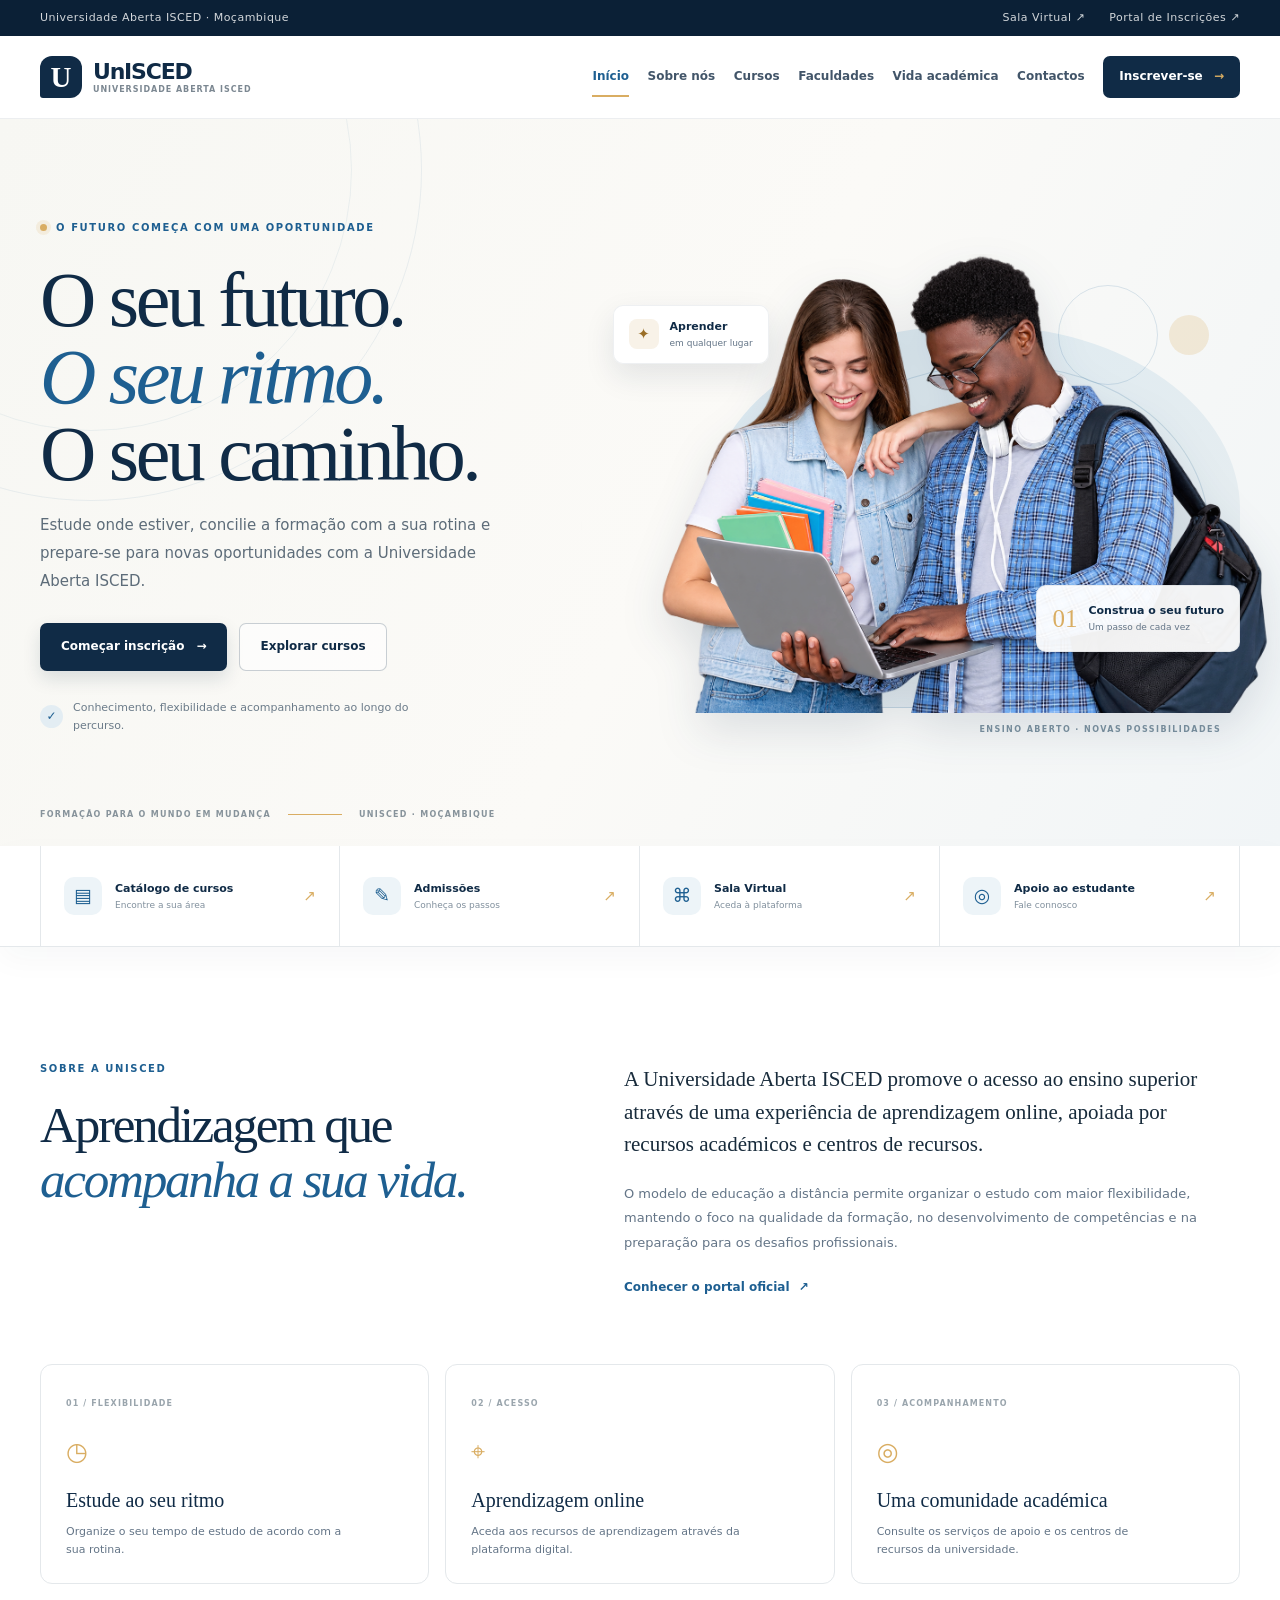
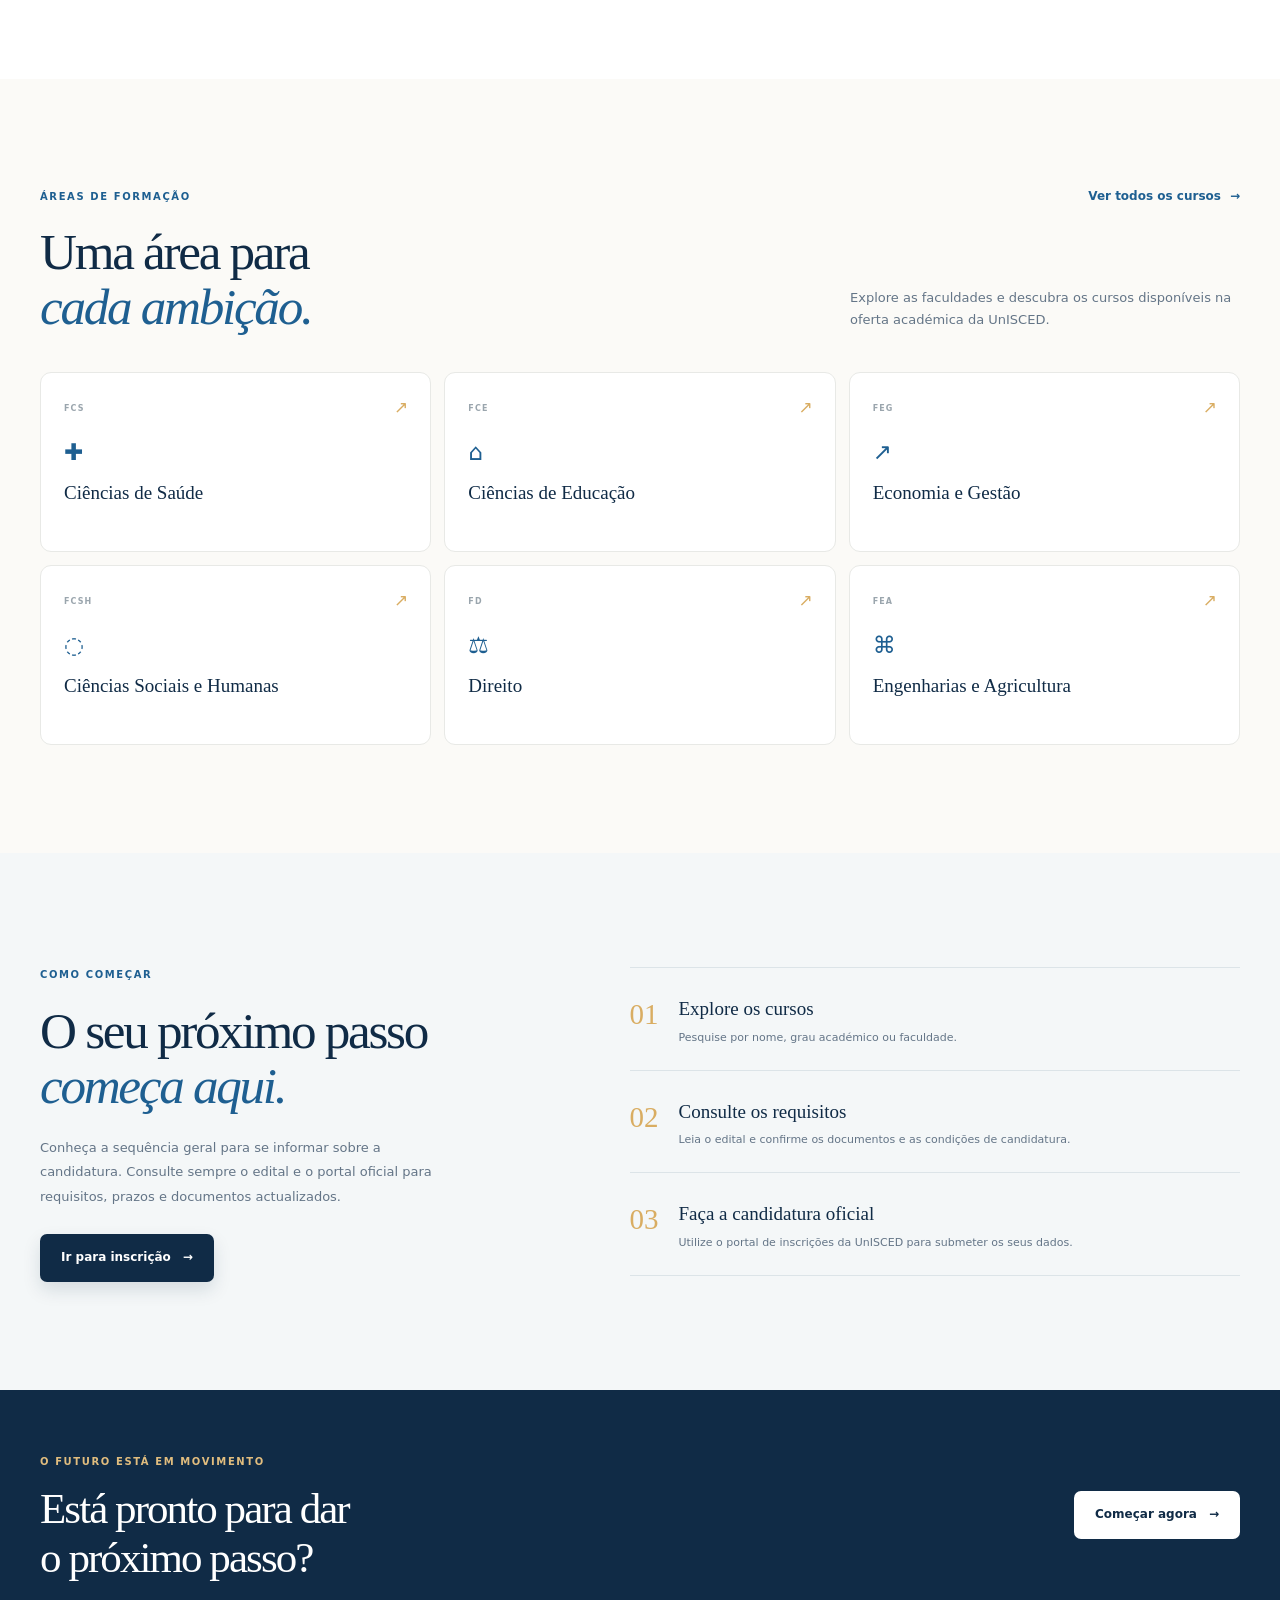
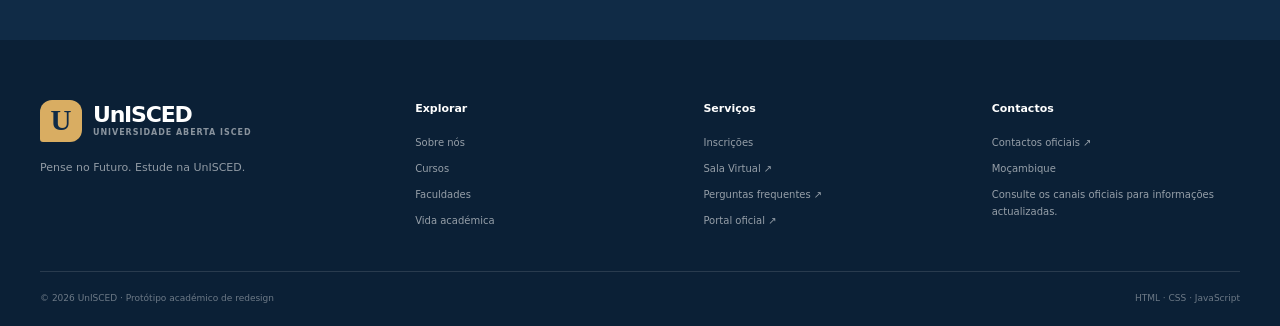
<file: index.html>
<!doctype html>
<html lang="pt-MZ">
<head>
  <meta charset="utf-8">
  <meta name="viewport" content="width=device-width, initial-scale=1">
  <meta name="description" content="Conheça a Universidade Aberta ISCED, explore os cursos e prepare a sua inscrição." />
  <meta name="theme-color" content="#102b46">
  <title>UnISCED | Pense no Futuro. Estude na UnISCED.</title>
  <link rel="icon" href="assets/favicon.svg" type="image/svg+xml">
  <link rel="stylesheet" href="styles.css">
  <script src="app.js" defer></script>
</head>
<body data-page="home">
  <a class="skip-link" href="#conteudo">Saltar para o conteúdo</a>

  <div class="topbar">
    <div class="container topbar-inner">
      <span>Universidade Aberta ISCED · Moçambique</span>
      <div class="topbar-links">
        <a href="https://salavirtual2.unisced.edu.mz/" target="_blank" rel="noopener">Sala Virtual <span aria-hidden="true">↗</span></a>
        <a href="https://inscricoes.unisced.edu.mz/" target="_blank" rel="noopener">Portal de Inscrições <span aria-hidden="true">↗</span></a>
      </div>
    </div>
  </div>

  <header class="site-header">
    <div class="container header-inner">
      <a class="brand" href="index.html" aria-label="UnISCED - página inicial">
        <span class="brand-mark" aria-hidden="true">U</span>
        <span class="brand-copy"><strong>UnISCED</strong><small>UNIVERSIDADE ABERTA ISCED</small></span>
      </a>
      <button class="menu-toggle" type="button" aria-label="Abrir menu" aria-expanded="false" aria-controls="main-nav">
        <span></span><span></span><span></span>
      </button>
      <nav class="main-nav" id="main-nav" aria-label="Navegação principal">
        <a class="active" href="index.html" aria-current="page">Início</a>
        <a href="index.html#sobre">Sobre nós</a>
        <a href="cursos.html">Cursos</a>
        <a href="index.html#faculdades">Faculdades</a>
        <a href="index.html#vida-academica">Vida académica</a>
        <a href="index.html#contactos">Contactos</a>
        <a class="nav-cta" href="inscricao.html">Inscrever-se <span aria-hidden="true">→</span></a>
      </nav>
    </div>
  </header>

  <main id="conteudo">
    <section class="hero">
      <div class="container hero-grid">
        <div class="hero-copy">
          <span class="eyebrow"><span class="eyebrow-dot"></span> O futuro começa com uma oportunidade</span>
          <h1>O seu futuro.<br><em>O seu ritmo.</em><br>O seu caminho.</h1>
          <p class="hero-lead">Estude onde estiver, concilie a formação com a sua rotina e prepare-se para novas oportunidades com a Universidade Aberta ISCED.</p>
          <div class="hero-actions">
            <a class="button button-primary" href="inscricao.html">Começar inscrição <span aria-hidden="true">→</span></a>
            <a class="button button-outline" href="cursos.html">Explorar cursos</a>
          </div>
          <div class="hero-note"><span class="note-icon" aria-hidden="true">✓</span><span>Conhecimento, flexibilidade e acompanhamento ao longo do percurso.</span></div>
        </div>
        <div class="hero-visual" aria-label="Estudantes a consultar material académico num computador">
          <div class="visual-orbit orbit-one"></div>
          <div class="visual-orbit orbit-two"></div>
          <div class="visual-label label-top"><span class="label-icon" aria-hidden="true">✦</span><span><strong>Aprender</strong><small>em qualquer lugar</small></span></div>
          <img src="assets/estudantes.png" alt="Dois estudantes universitários a estudar juntos com um computador portátil" class="hero-students">
          <div class="visual-label label-bottom"><span class="label-number">01</span><span><strong>Construa o seu futuro</strong><small>Um passo de cada vez</small></span></div>
          <div class="visual-caption">ENSINO ABERTO · NOVAS POSSIBILIDADES</div>
        </div>
      </div>
      <div class="hero-bottom container">
        <span>FORMAÇÃO PARA O MUNDO EM MUDANÇA</span>
        <span class="hero-bottom-line"></span>
        <span>UNISCED · MOÇAMBIQUE</span>
      </div>
    </section>

    <section class="quick-strip" aria-label="Acesso rápido">
      <div class="container quick-grid">
        <a href="cursos.html" class="quick-item"><span class="quick-icon" aria-hidden="true">▤</span><span><strong>Catálogo de cursos</strong><small>Encontre a sua área</small></span><span class="quick-arrow" aria-hidden="true">↗</span></a>
        <a href="inscricao.html" class="quick-item"><span class="quick-icon" aria-hidden="true">✎</span><span><strong>Admissões</strong><small>Conheça os passos</small></span><span class="quick-arrow" aria-hidden="true">↗</span></a>
        <a href="https://salavirtual2.unisced.edu.mz/" target="_blank" rel="noopener" class="quick-item"><span class="quick-icon" aria-hidden="true">⌘</span><span><strong>Sala Virtual</strong><small>Aceda à plataforma</small></span><span class="quick-arrow" aria-hidden="true">↗</span></a>
        <a href="index.html#contactos" class="quick-item"><span class="quick-icon" aria-hidden="true">◎</span><span><strong>Apoio ao estudante</strong><small>Fale connosco</small></span><span class="quick-arrow" aria-hidden="true">↗</span></a>
      </div>
    </section>

    <section class="section section-about" id="sobre">
      <div class="container about-grid">
        <div class="section-heading">
          <span class="eyebrow">SOBRE A UNISCED</span>
          <h2>Aprendizagem que<br><em>acompanha a sua vida.</em></h2>
        </div>
        <div class="about-text">
          <p class="large-copy">A Universidade Aberta ISCED promove o acesso ao ensino superior através de uma experiência de aprendizagem online, apoiada por recursos académicos e centros de recursos.</p>
          <p>O modelo de educação a distância permite organizar o estudo com maior flexibilidade, mantendo o foco na qualidade da formação, no desenvolvimento de competências e na preparação para os desafios profissionais.</p>
          <a class="text-link" href="https://unisced.edu.mz/" target="_blank" rel="noopener">Conhecer o portal oficial <span aria-hidden="true">↗</span></a>
        </div>
      </div>
      <div class="container value-grid">
        <article class="value-card"><span class="value-index">01 / FLEXIBILIDADE</span><div class="value-symbol" aria-hidden="true">◷</div><h3>Estude ao seu ritmo</h3><p>Organize o seu tempo de estudo de acordo com a sua rotina.</p></article>
        <article class="value-card"><span class="value-index">02 / ACESSO</span><div class="value-symbol" aria-hidden="true">⌖</div><h3>Aprendizagem online</h3><p>Aceda aos recursos de aprendizagem através da plataforma digital.</p></article>
        <article class="value-card"><span class="value-index">03 / ACOMPANHAMENTO</span><div class="value-symbol" aria-hidden="true">◎</div><h3>Uma comunidade académica</h3><p>Consulte os serviços de apoio e os centros de recursos da universidade.</p></article>
      </div>
    </section>

    <section class="section faculties-section" id="faculdades">
      <div class="container">
        <div class="section-topline"><span class="eyebrow">ÁREAS DE FORMAÇÃO</span><a class="text-link" href="cursos.html">Ver todos os cursos <span aria-hidden="true">→</span></a></div>
        <div class="section-heading faculties-heading"><h2>Uma área para<br><em>cada ambição.</em></h2><p>Explore as faculdades e descubra os cursos disponíveis na oferta académica da UnISCED.</p></div>
        <div class="faculty-grid">
          <a class="faculty-card" href="cursos.html?faculdade=Ci%C3%AAncias%20de%20Sa%C3%BAde"><span class="faculty-code">FCS</span><span class="faculty-icon" aria-hidden="true">✚</span><h3>Ciências de Saúde</h3><span class="faculty-arrow">↗</span></a>
          <a class="faculty-card" href="cursos.html?faculdade=Ci%C3%AAncias%20de%20Educa%C3%A7%C3%A3o"><span class="faculty-code">FCE</span><span class="faculty-icon" aria-hidden="true">⌂</span><h3>Ciências de Educação</h3><span class="faculty-arrow">↗</span></a>
          <a class="faculty-card" href="cursos.html?faculdade=Economia%20e%20Gest%C3%A3o"><span class="faculty-code">FEG</span><span class="faculty-icon" aria-hidden="true">↗</span><h3>Economia e Gestão</h3><span class="faculty-arrow">↗</span></a>
          <a class="faculty-card" href="cursos.html?faculdade=Ci%C3%AAncias%20Sociais%20e%20Humanas"><span class="faculty-code">FCSH</span><span class="faculty-icon" aria-hidden="true">◌</span><h3>Ciências Sociais e Humanas</h3><span class="faculty-arrow">↗</span></a>
          <a class="faculty-card" href="cursos.html?faculdade=Direito"><span class="faculty-code">FD</span><span class="faculty-icon" aria-hidden="true">⚖</span><h3>Direito</h3><span class="faculty-arrow">↗</span></a>
          <a class="faculty-card" href="cursos.html?faculdade=Engenharias%20e%20Agricultura"><span class="faculty-code">FEA</span><span class="faculty-icon" aria-hidden="true">⌘</span><h3>Engenharias e Agricultura</h3><span class="faculty-arrow">↗</span></a>
        </div>
      </div>
    </section>

    <section class="section process-section" id="vida-academica">
      <div class="container process-grid">
        <div>
          <span class="eyebrow">COMO COMEÇAR</span>
          <h2>O seu próximo passo<br><em>começa aqui.</em></h2>
          <p class="process-intro">Conheça a sequência geral para se informar sobre a candidatura. Consulte sempre o edital e o portal oficial para requisitos, prazos e documentos actualizados.</p>
          <a class="button button-primary" href="inscricao.html">Ir para inscrição <span aria-hidden="true">→</span></a>
        </div>
        <div class="steps-list">
          <article class="step-item"><span class="step-no">01</span><div><h3>Explore os cursos</h3><p>Pesquise por nome, grau académico ou faculdade.</p></div></article>
          <article class="step-item"><span class="step-no">02</span><div><h3>Consulte os requisitos</h3><p>Leia o edital e confirme os documentos e as condições de candidatura.</p></div></article>
          <article class="step-item"><span class="step-no">03</span><div><h3>Faça a candidatura oficial</h3><p>Utilize o portal de inscrições da UnISCED para submeter os seus dados.</p></div></article>
        </div>
      </div>
    </section>

    <section class="cta-band">
      <div class="container cta-inner"><div><span class="eyebrow">O FUTURO ESTÁ EM MOVIMENTO</span><h2>Está pronto para dar<br>o próximo passo?</h2></div><a class="button button-light" href="inscricao.html">Começar agora <span aria-hidden="true">→</span></a></div>
    </section>
  </main>

  <footer class="site-footer" id="contactos">
    <div class="container footer-main">
      <div class="footer-brand"><a class="brand brand-light" href="index.html"><span class="brand-mark" aria-hidden="true">U</span><span class="brand-copy"><strong>UnISCED</strong><small>UNIVERSIDADE ABERTA ISCED</small></span></a><p>Pense no Futuro. Estude na UnISCED.</p></div>
      <div class="footer-col"><h3>Explorar</h3><a href="index.html#sobre">Sobre nós</a><a href="cursos.html">Cursos</a><a href="index.html#faculdades">Faculdades</a><a href="index.html#vida-academica">Vida académica</a></div>
      <div class="footer-col"><h3>Serviços</h3><a href="inscricao.html">Inscrições</a><a href="https://salavirtual2.unisced.edu.mz/" target="_blank" rel="noopener">Sala Virtual ↗</a><a href="https://unisced.edu.mz/faq/" target="_blank" rel="noopener">Perguntas frequentes ↗</a><a href="https://unisced.edu.mz/" target="_blank" rel="noopener">Portal oficial ↗</a></div>
      <div class="footer-col"><h3>Contactos</h3><a href="https://unisced.edu.mz/contactos/" target="_blank" rel="noopener">Contactos oficiais ↗</a><p>Moçambique</p><p>Consulte os canais oficiais para informações actualizadas.</p></div>
    </div>
    <div class="container footer-bottom"><span>© <span data-year></span> UnISCED · Protótipo académico de redesign</span><span>HTML · CSS · JavaScript</span></div>
  </footer>
</body>
</html>
</file>
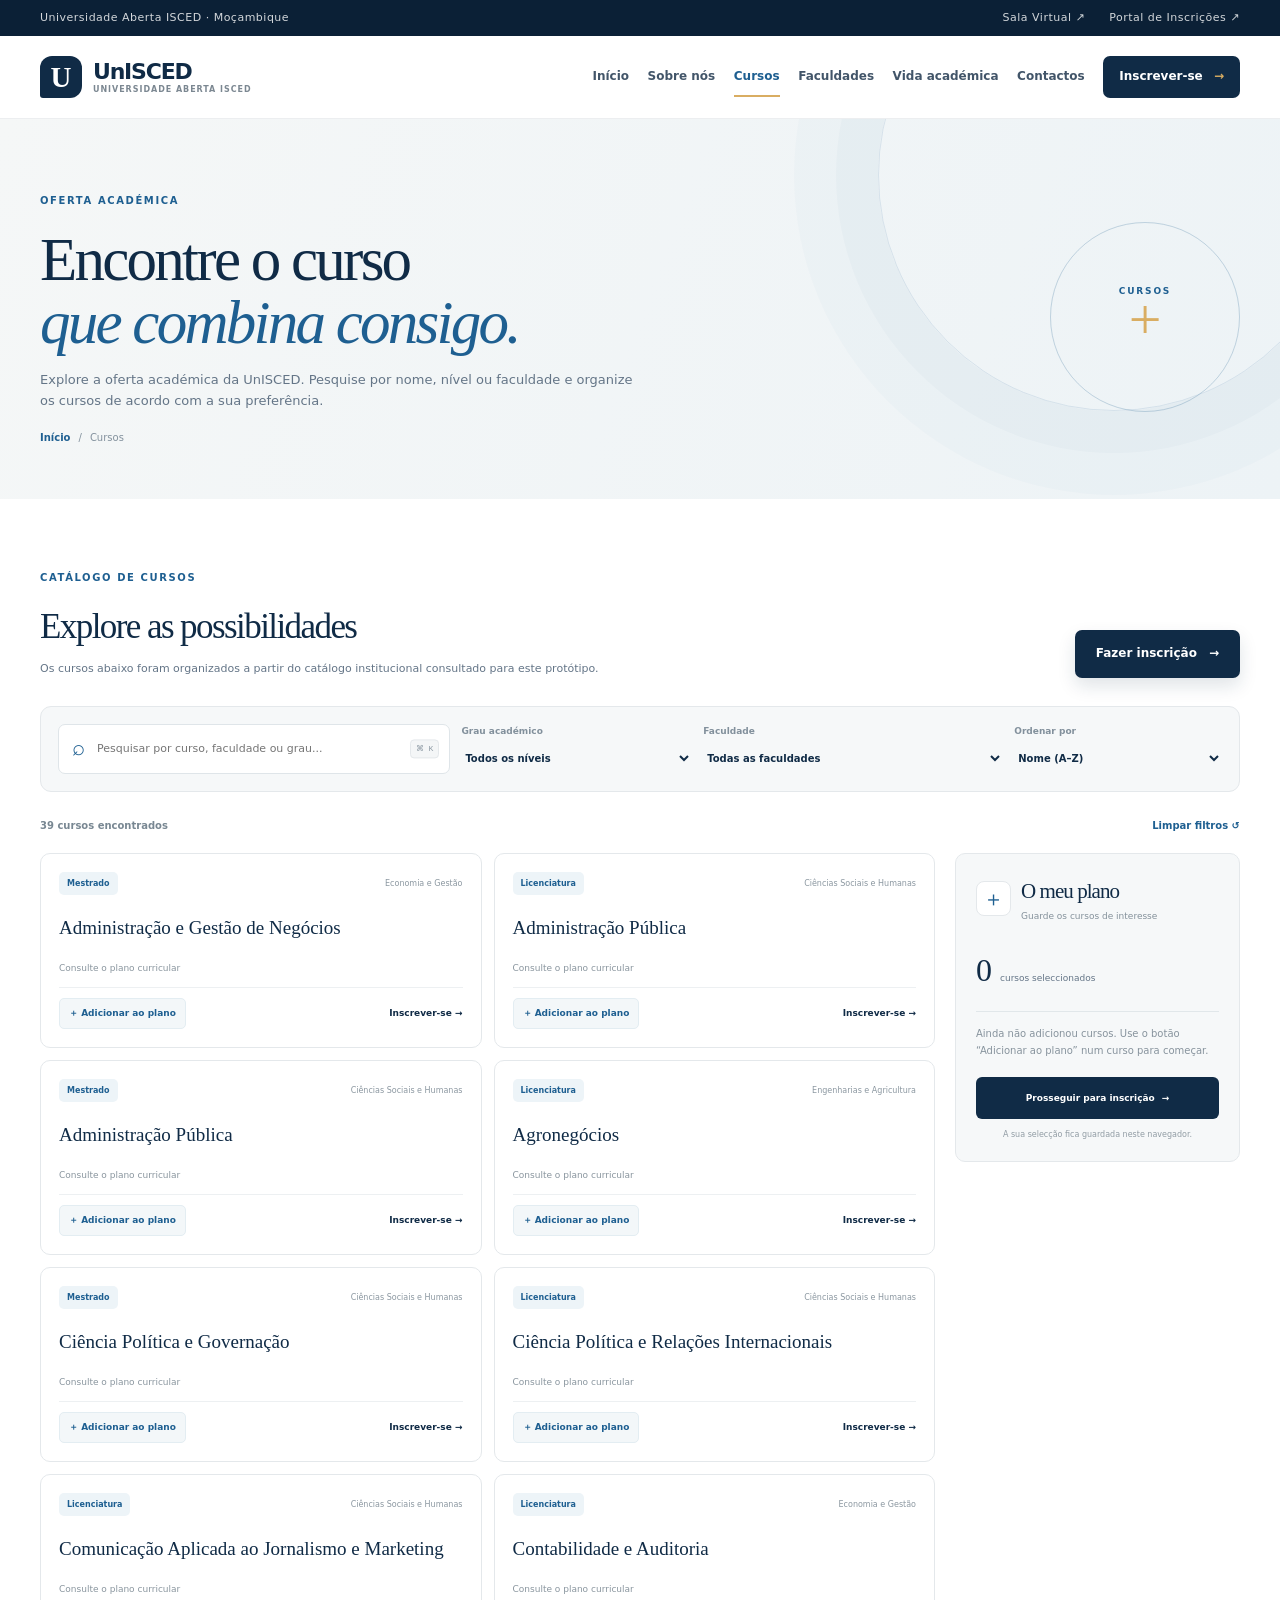
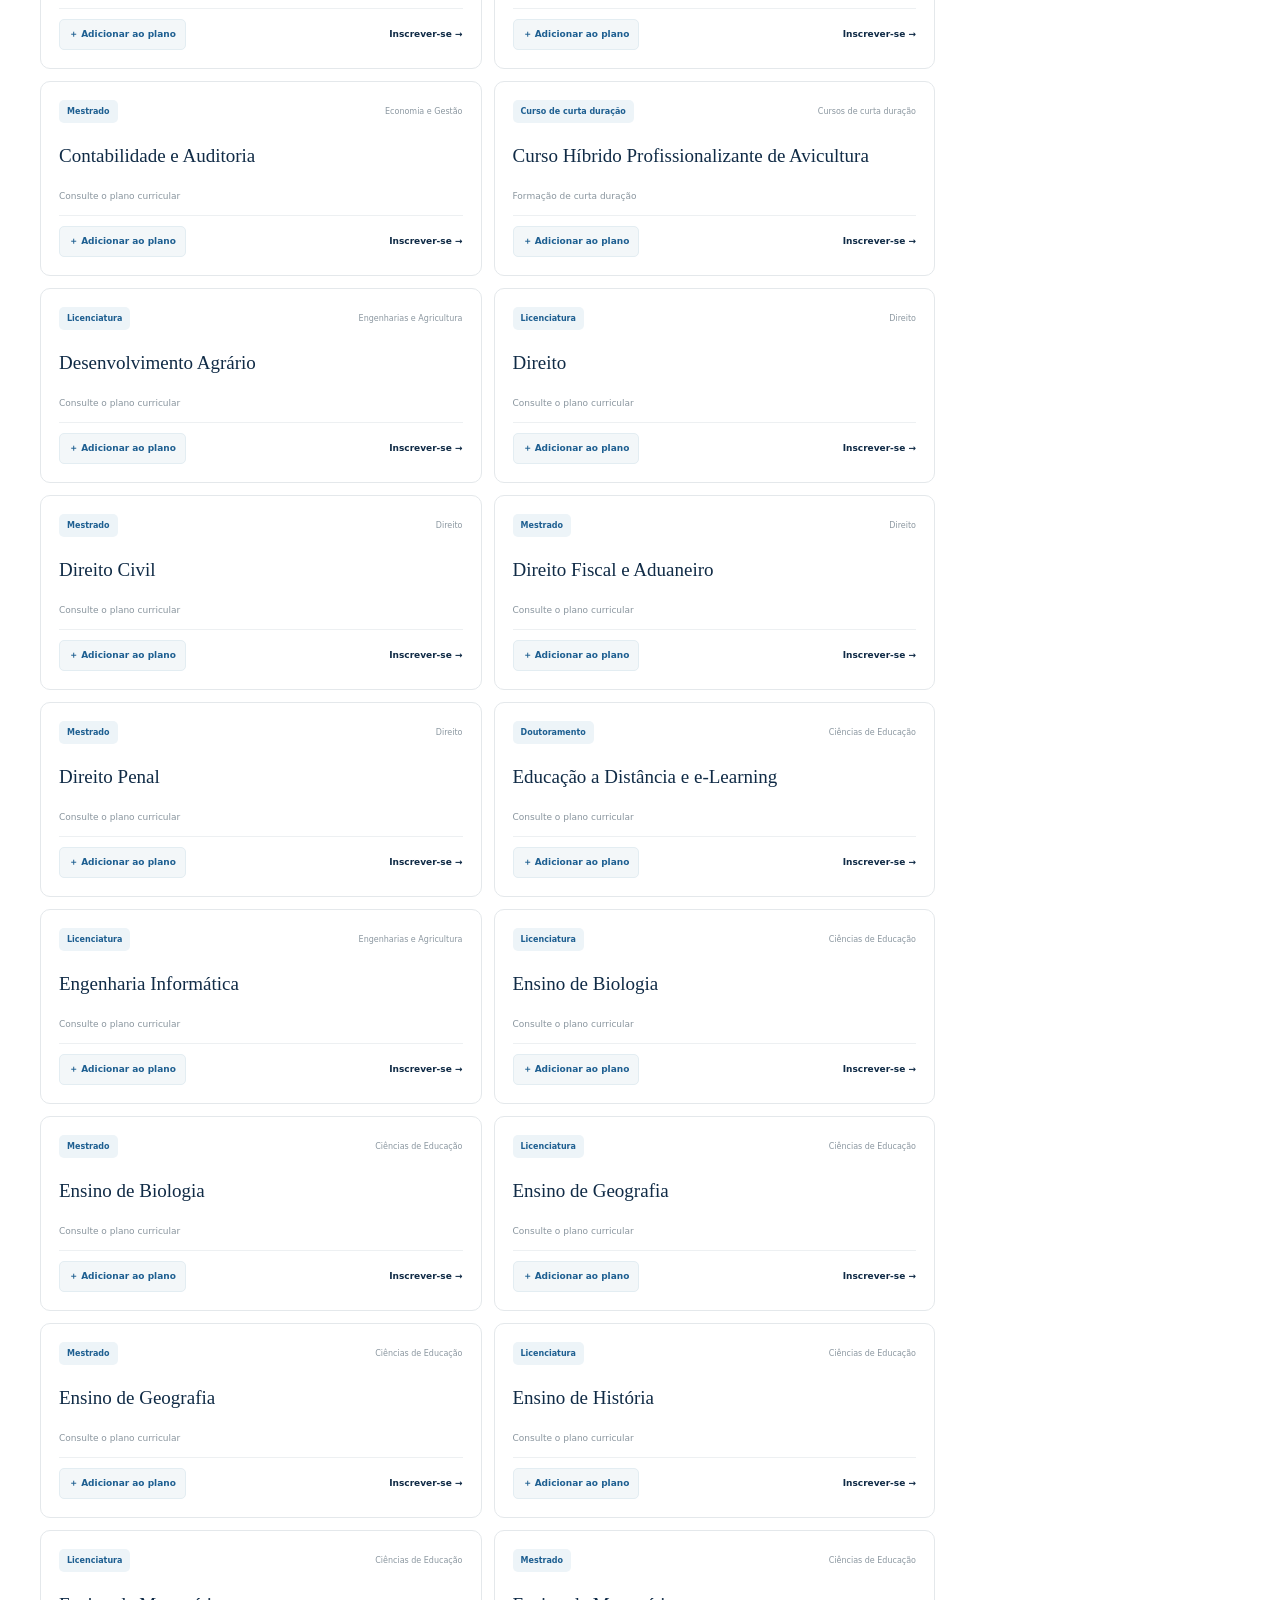
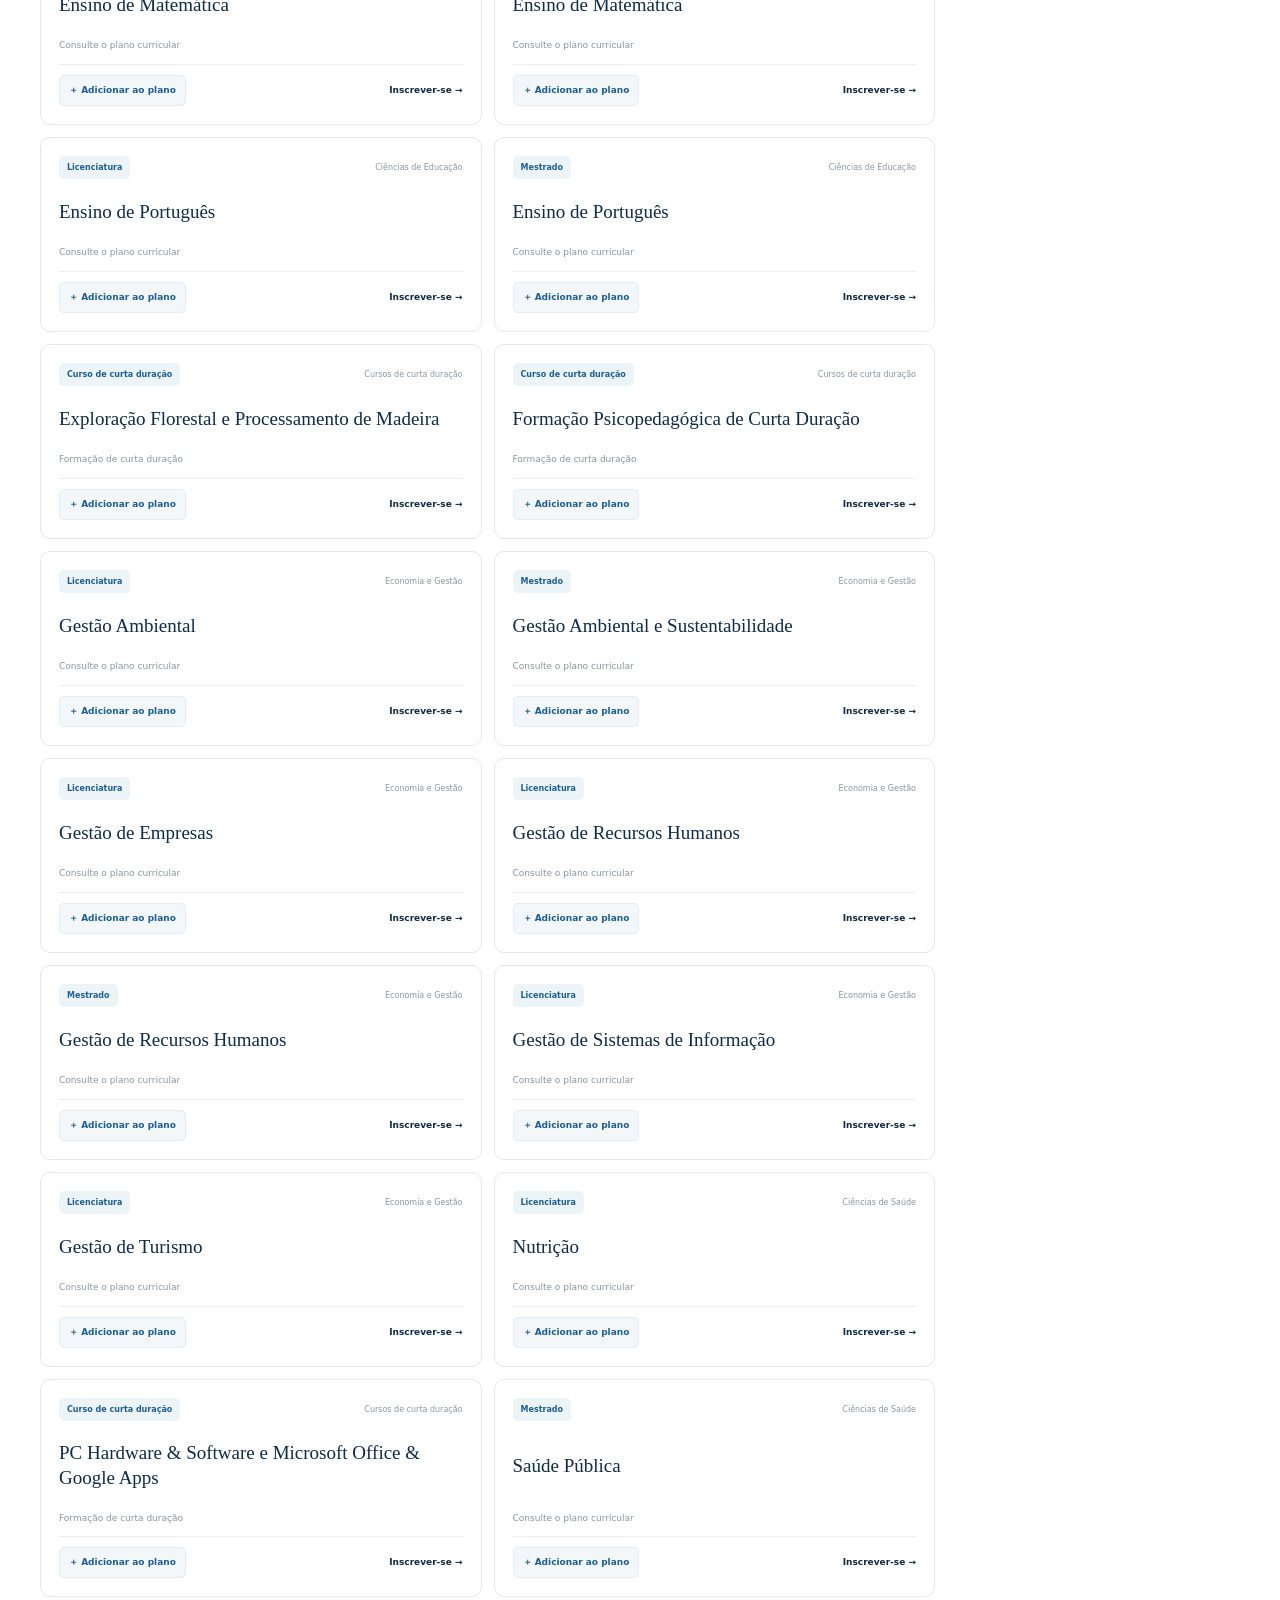
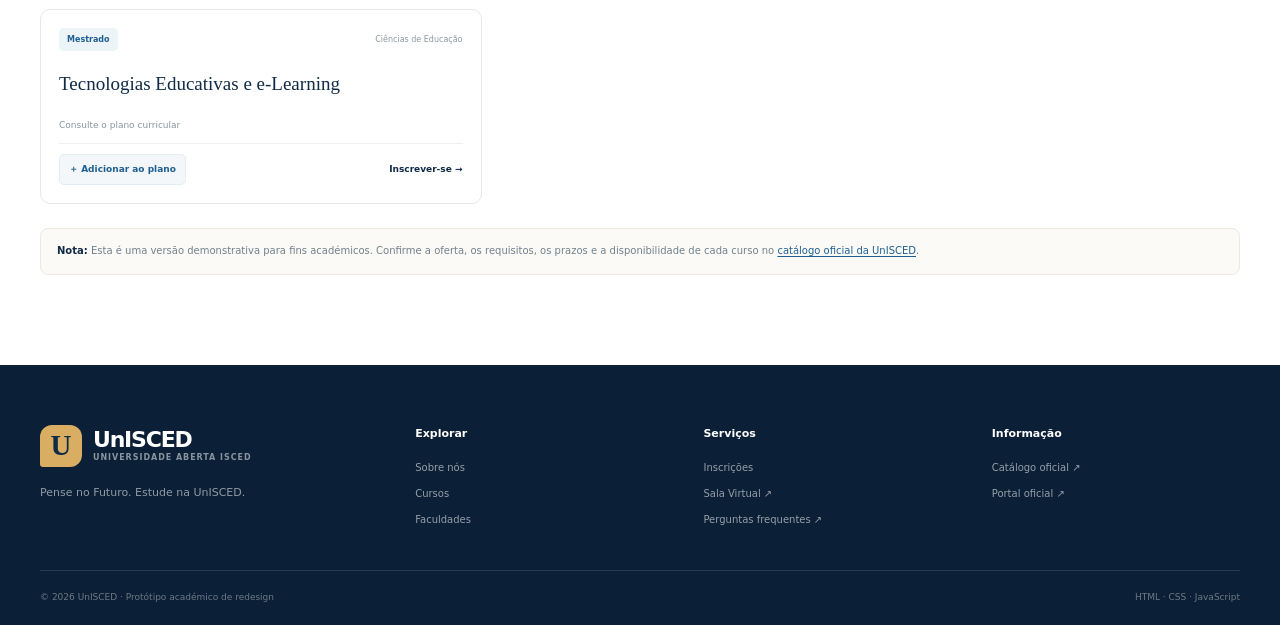
<file: cursos.html>
<!doctype html>
<html lang="pt-MZ">
<head>
  <meta charset="utf-8">
  <meta name="viewport" content="width=device-width, initial-scale=1">
  <meta name="description" content="Explore e pesquise os cursos da Universidade Aberta ISCED." />
  <meta name="theme-color" content="#102b46">
  <title>Cursos | UnISCED</title>
  <link rel="icon" href="assets/favicon.svg" type="image/svg+xml">
  <link rel="stylesheet" href="styles.css">
  <script src="app.js" defer></script>
</head>
<body data-page="courses">
  <a class="skip-link" href="#conteudo">Saltar para o conteúdo</a>
  <div class="topbar"><div class="container topbar-inner"><span>Universidade Aberta ISCED · Moçambique</span><div class="topbar-links"><a href="https://salavirtual2.unisced.edu.mz/" target="_blank" rel="noopener">Sala Virtual <span aria-hidden="true">↗</span></a><a href="https://inscricoes.unisced.edu.mz/" target="_blank" rel="noopener">Portal de Inscrições <span aria-hidden="true">↗</span></a></div></div></div>
  <header class="site-header"><div class="container header-inner"><a class="brand" href="index.html" aria-label="UnISCED - página inicial"><span class="brand-mark" aria-hidden="true">U</span><span class="brand-copy"><strong>UnISCED</strong><small>UNIVERSIDADE ABERTA ISCED</small></span></a><button class="menu-toggle" type="button" aria-label="Abrir menu" aria-expanded="false" aria-controls="main-nav"><span></span><span></span><span></span></button><nav class="main-nav" id="main-nav" aria-label="Navegação principal"><a href="index.html">Início</a><a href="index.html#sobre">Sobre nós</a><a class="active" href="cursos.html" aria-current="page">Cursos</a><a href="index.html#faculdades">Faculdades</a><a href="index.html#vida-academica">Vida académica</a><a href="index.html#contactos">Contactos</a><a class="nav-cta" href="inscricao.html">Inscrever-se <span aria-hidden="true">→</span></a></nav></div></header>

  <main id="conteudo">
    <section class="page-hero"><div class="container page-hero-inner"><div><span class="eyebrow">OFERTA ACADÉMICA</span><h1>Encontre o curso<br><em>que combina consigo.</em></h1><p>Explore a oferta académica da UnISCED. Pesquise por nome, nível ou faculdade e organize os cursos de acordo com a sua preferência.</p><div class="breadcrumb"><a href="index.html">Início</a><span> / </span><span aria-current="page">Cursos</span></div></div><div class="page-hero-decoration" aria-hidden="true"><span>CURSOS</span><strong>+</strong></div></div></section>

    <section class="catalog-section"><div class="container">
      <div class="catalog-heading"><div><span class="eyebrow">CATÁLOGO DE CURSOS</span><h2>Explore as possibilidades</h2><p>Os cursos abaixo foram organizados a partir do catálogo institucional consultado para este protótipo.</p></div><a class="button button-primary" href="inscricao.html">Fazer inscrição <span aria-hidden="true">→</span></a></div>

      <div class="catalog-tools">
        <label class="search-field"><span class="search-icon" aria-hidden="true">⌕</span><span class="sr-only">Pesquisar cursos</span><input id="course-search" type="search" placeholder="Pesquisar por curso, faculdade ou grau..." autocomplete="off"><kbd>⌘ K</kbd></label>
        <label class="select-field"><span>Grau académico</span><select id="level-filter"><option value="all">Todos os níveis</option><option value="Licenciatura">Licenciatura</option><option value="Mestrado">Mestrado</option><option value="Doutoramento">Doutoramento</option><option value="Curso de curta duração">Curta duração</option></select></label>
        <label class="select-field"><span>Faculdade</span><select id="faculty-filter"><option value="all">Todas as faculdades</option></select></label>
        <label class="select-field sort-field"><span>Ordenar por</span><select id="sort-courses"><option value="az">Nome (A–Z)</option><option value="za">Nome (Z–A)</option><option value="level">Grau académico</option><option value="faculty">Faculdade</option></select></label>
      </div>

      <div class="catalog-status"><p id="result-count" aria-live="polite">A carregar cursos...</p><button class="clear-filters" id="clear-filters" type="button">Limpar filtros <span aria-hidden="true">↺</span></button></div>
      <div class="catalog-layout">
        <div class="course-grid" id="course-grid" aria-live="polite"></div>
        <aside class="study-plan" aria-labelledby="plan-title"><div class="plan-head"><span class="plan-icon" aria-hidden="true">＋</span><div><h2 id="plan-title">O meu plano</h2><p>Guarde os cursos de interesse</p></div></div><div class="plan-counter"><strong id="plan-count">0</strong><span>cursos seleccionados</span></div><div id="saved-courses" class="saved-list"><p class="empty-plan">Ainda não adicionou cursos. Use o botão “Adicionar ao plano” num curso para começar.</p></div><a class="plan-cta" href="inscricao.html">Prosseguir para inscrição <span aria-hidden="true">→</span></a><p class="plan-note">A sua selecção fica guardada neste navegador.</p></aside>
      </div>
      <div class="catalog-disclaimer"><strong>Nota:</strong> Esta é uma versão demonstrativa para fins académicos. Confirme a oferta, os requisitos, os prazos e a disponibilidade de cada curso no <a href="https://unisced.edu.mz/cursos/" target="_blank" rel="noopener">catálogo oficial da UnISCED</a>.</div>
    </div></section>
  </main>

  <footer class="site-footer"><div class="container footer-main"><div class="footer-brand"><a class="brand brand-light" href="index.html"><span class="brand-mark" aria-hidden="true">U</span><span class="brand-copy"><strong>UnISCED</strong><small>UNIVERSIDADE ABERTA ISCED</small></span></a><p>Pense no Futuro. Estude na UnISCED.</p></div><div class="footer-col"><h3>Explorar</h3><a href="index.html#sobre">Sobre nós</a><a href="cursos.html">Cursos</a><a href="index.html#faculdades">Faculdades</a></div><div class="footer-col"><h3>Serviços</h3><a href="inscricao.html">Inscrições</a><a href="https://salavirtual2.unisced.edu.mz/" target="_blank" rel="noopener">Sala Virtual ↗</a><a href="https://unisced.edu.mz/faq/" target="_blank" rel="noopener">Perguntas frequentes ↗</a></div><div class="footer-col"><h3>Informação</h3><a href="https://unisced.edu.mz/cursos/" target="_blank" rel="noopener">Catálogo oficial ↗</a><a href="https://unisced.edu.mz/" target="_blank" rel="noopener">Portal oficial ↗</a></div></div><div class="container footer-bottom"><span>© <span data-year></span> UnISCED · Protótipo académico de redesign</span><span>HTML · CSS · JavaScript</span></div></footer>
</body>
</html>
</file>
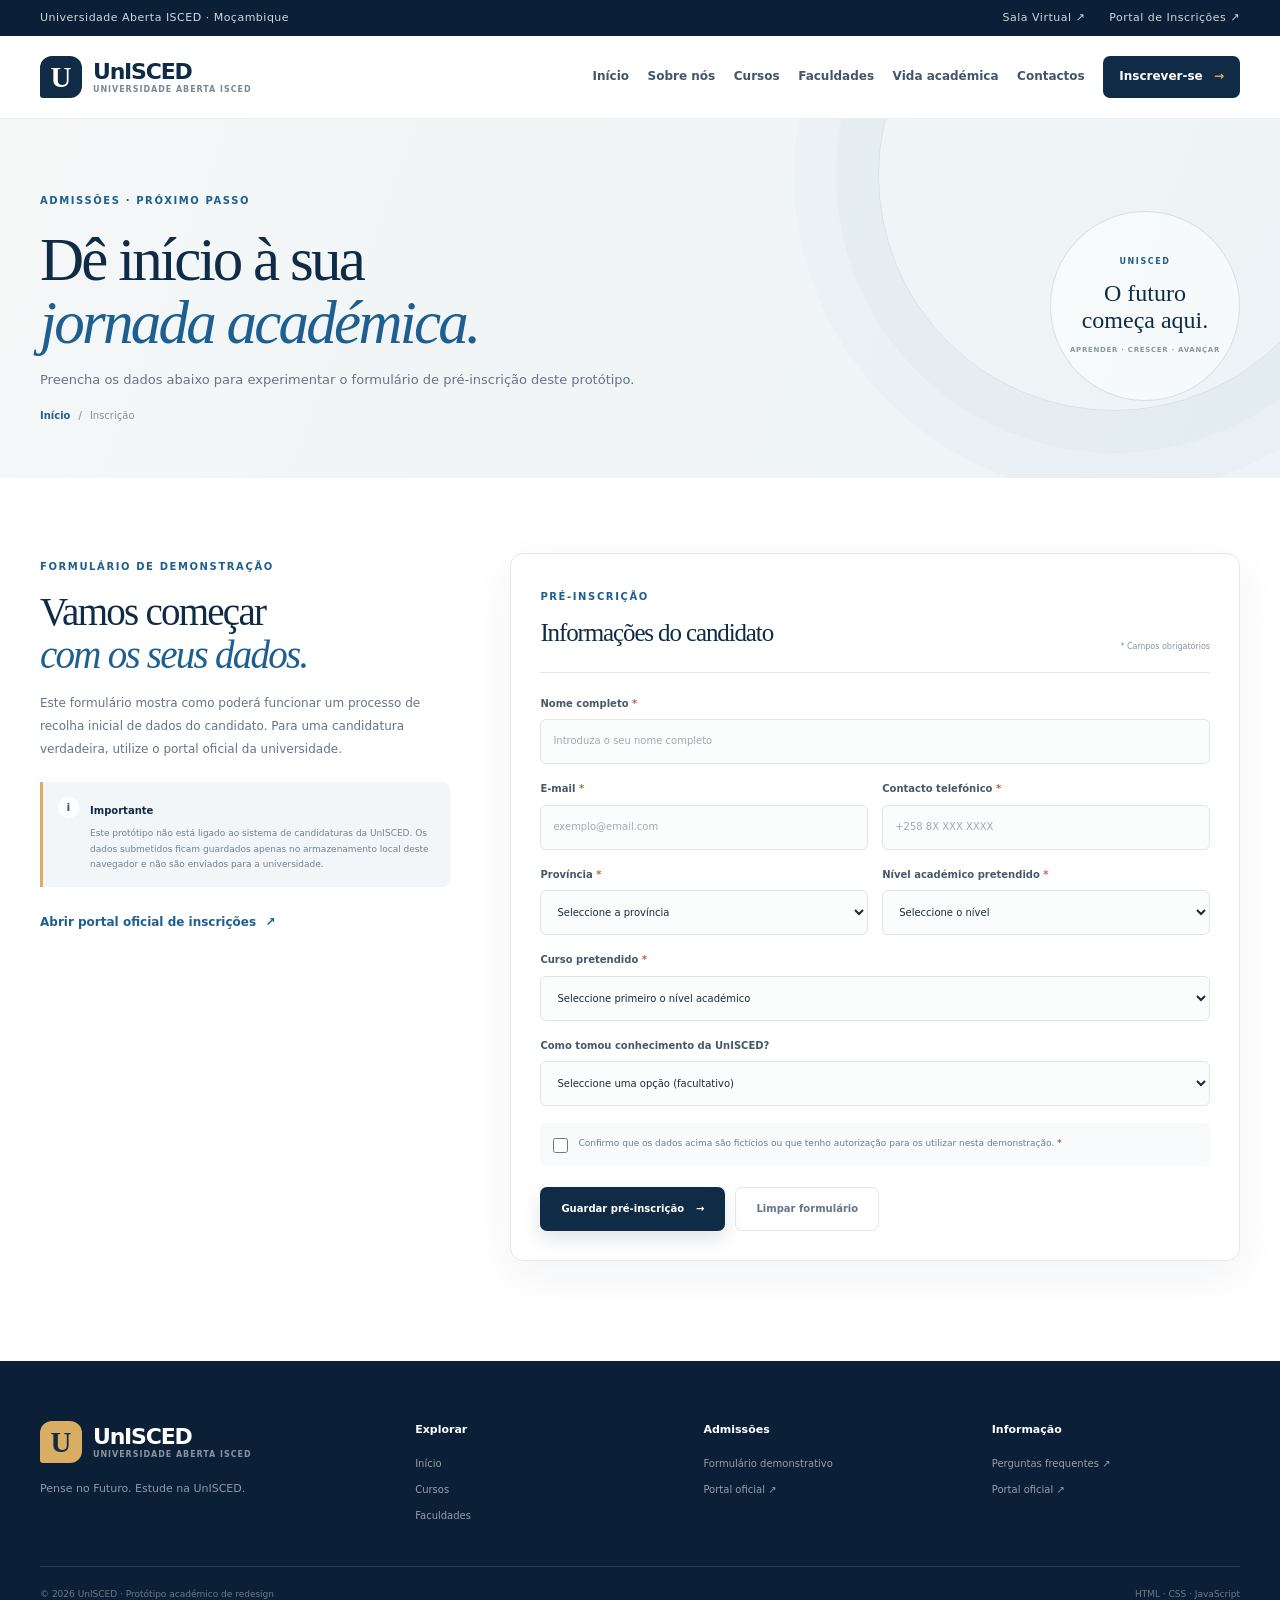
<file: inscricao.html>
<!doctype html>
<html lang="pt-MZ">
<head>
  <meta charset="utf-8">
  <meta name="viewport" content="width=device-width, initial-scale=1">
  <meta name="description" content="Formulário demonstrativo de pré-inscrição da UnISCED." />
  <meta name="theme-color" content="#102b46">
  <title>Inscrição | UnISCED</title>
  <link rel="icon" href="assets/favicon.svg" type="image/svg+xml">
  <link rel="stylesheet" href="styles.css">
  <script src="app.js" defer></script>
</head>
<body data-page="registration">
  <a class="skip-link" href="#conteudo">Saltar para o conteúdo</a>
  <div class="topbar"><div class="container topbar-inner"><span>Universidade Aberta ISCED · Moçambique</span><div class="topbar-links"><a href="https://salavirtual2.unisced.edu.mz/" target="_blank" rel="noopener">Sala Virtual <span aria-hidden="true">↗</span></a><a href="https://inscricoes.unisced.edu.mz/" target="_blank" rel="noopener">Portal de Inscrições <span aria-hidden="true">↗</span></a></div></div></div>
  <header class="site-header"><div class="container header-inner"><a class="brand" href="index.html" aria-label="UnISCED - página inicial"><span class="brand-mark" aria-hidden="true">U</span><span class="brand-copy"><strong>UnISCED</strong><small>UNIVERSIDADE ABERTA ISCED</small></span></a><button class="menu-toggle" type="button" aria-label="Abrir menu" aria-expanded="false" aria-controls="main-nav"><span></span><span></span><span></span></button><nav class="main-nav" id="main-nav" aria-label="Navegação principal"><a href="index.html">Início</a><a href="index.html#sobre">Sobre nós</a><a href="cursos.html">Cursos</a><a href="index.html#faculdades">Faculdades</a><a href="index.html#vida-academica">Vida académica</a><a href="index.html#contactos">Contactos</a><a class="nav-cta active" href="inscricao.html" aria-current="page">Inscrever-se <span aria-hidden="true">→</span></a></nav></div></header>

  <main id="conteudo">
    <section class="page-hero registration-hero"><div class="container page-hero-inner"><div><span class="eyebrow">ADMISSÕES · PRÓXIMO PASSO</span><h1>Dê início à sua<br><em>jornada académica.</em></h1><p>Preencha os dados abaixo para experimentar o formulário de pré-inscrição deste protótipo.</p><div class="breadcrumb"><a href="index.html">Início</a><span> / </span><span aria-current="page">Inscrição</span></div></div><div class="registration-badge" aria-hidden="true"><span>UNISCED</span><strong>O futuro<br>começa aqui.</strong><small>APRENDER · CRESCER · AVANÇAR</small></div></div></section>

    <section class="registration-section"><div class="container registration-layout"><div class="registration-intro"><span class="eyebrow">FORMULÁRIO DE DEMONSTRAÇÃO</span><h2>Vamos começar<br><em>com os seus dados.</em></h2><p>Este formulário mostra como poderá funcionar um processo de recolha inicial de dados do candidato. Para uma candidatura verdadeira, utilize o portal oficial da universidade.</p><div class="info-note"><span aria-hidden="true">i</span><div><strong>Importante</strong><p>Este protótipo não está ligado ao sistema de candidaturas da UnISCED. Os dados submetidos ficam guardados apenas no armazenamento local deste navegador e não são enviados para a universidade.</p></div></div><a class="text-link" href="https://inscricoes.unisced.edu.mz/" target="_blank" rel="noopener">Abrir portal oficial de inscrições <span aria-hidden="true">↗</span></a></div>
      <form id="registration-form" class="registration-form" novalidate>
        <div class="form-heading"><div><span class="eyebrow">PRÉ-INSCRIÇÃO</span><h2>Informações do candidato</h2></div><span class="required-note">* Campos obrigatórios</span></div>
        <div class="form-grid">
          <label class="form-field full-field"><span>Nome completo <b>*</b></span><input name="fullName" type="text" placeholder="Introduza o seu nome completo" minlength="3" maxlength="100" autocomplete="name" required></label>
          <label class="form-field"><span>E-mail <b>*</b></span><input name="email" type="email" placeholder="exemplo@email.com" autocomplete="email" required></label>
          <label class="form-field"><span>Contacto telefónico <b>*</b></span><input name="phone" type="tel" placeholder="+258 8X XXX XXXX" autocomplete="tel" minlength="9" maxlength="20" required></label>
          <label class="form-field"><span>Província <b>*</b></span><select name="province" required><option value="">Seleccione a província</option><option>Cabo Delgado</option><option>Niassa</option><option>Nampula</option><option>Zambézia</option><option>Tete</option><option>Manica</option><option>Sofala</option><option>Inhambane</option><option>Gaza</option><option>Maputo Província</option><option>Maputo Cidade</option></select></label>
          <label class="form-field"><span>Nível académico pretendido <b>*</b></span><select name="level" id="registration-level" required><option value="">Seleccione o nível</option><option>Licenciatura</option><option>Mestrado</option><option>Doutoramento</option><option>Curso de curta duração</option></select></label>
          <label class="form-field full-field"><span>Curso pretendido <b>*</b></span><select name="course" id="registration-course" required><option value="">Seleccione primeiro o nível académico</option></select></label>
          <label class="form-field full-field"><span>Como tomou conhecimento da UnISCED?</span><select name="source"><option value="">Seleccione uma opção (facultativo)</option><option>Redes sociais</option><option>Familiares ou amigos</option><option>Pesquisa na Internet</option><option>Escola ou instituição</option><option>Outro</option></select></label>
          <label class="check-field full-field"><input type="checkbox" name="consent" required><span>Confirmo que os dados acima são fictícios ou que tenho autorização para os utilizar nesta demonstração. <b>*</b></span></label>
        </div>
        <div class="form-actions"><button class="button button-primary" type="submit">Guardar pré-inscrição <span aria-hidden="true">→</span></button><button class="button button-quiet" type="reset">Limpar formulário</button></div>
        <p class="form-message" id="form-message" role="status" aria-live="polite"></p>
      </form>
    </div></section>
  </main>
  <footer class="site-footer"><div class="container footer-main"><div class="footer-brand"><a class="brand brand-light" href="index.html"><span class="brand-mark" aria-hidden="true">U</span><span class="brand-copy"><strong>UnISCED</strong><small>UNIVERSIDADE ABERTA ISCED</small></span></a><p>Pense no Futuro. Estude na UnISCED.</p></div><div class="footer-col"><h3>Explorar</h3><a href="index.html">Início</a><a href="cursos.html">Cursos</a><a href="index.html#faculdades">Faculdades</a></div><div class="footer-col"><h3>Admissões</h3><a href="inscricao.html">Formulário demonstrativo</a><a href="https://inscricoes.unisced.edu.mz/" target="_blank" rel="noopener">Portal oficial ↗</a></div><div class="footer-col"><h3>Informação</h3><a href="https://unisced.edu.mz/faq/" target="_blank" rel="noopener">Perguntas frequentes ↗</a><a href="https://unisced.edu.mz/" target="_blank" rel="noopener">Portal oficial ↗</a></div></div><div class="container footer-bottom"><span>© <span data-year></span> UnISCED · Protótipo académico de redesign</span><span>HTML · CSS · JavaScript</span></div></footer>
</body>
</html>
</file>
<file: styles.css>
/* ============================================================
   UnISCED Redesign — folha de estilos responsiva
   Paleta: azul-marinho, azul institucional e dourado suave.
   ============================================================ */
:root {
  --navy: #102b46;
  --navy-deep: #0b2036;
  --blue: #1e5f91;
  --blue-bright: #287db7;
  --gold: #d9ad62;
  --ink: #182b3b;
  --muted: #647587;
  --paper: #fbfaf7;
  --white: #fff;
  --line: #e4e8eb;
  --soft-blue: #edf4f8;
  --soft-gold: #f8f2e8;
  --success: #176b4c;
  --danger: #a93838;
  --shadow: 0 22px 60px rgba(16, 43, 70, .10);
  --radius: 18px;
  --container: 1200px;
}

* { box-sizing: border-box; }
html { scroll-behavior: smooth; scroll-padding-top: 100px; }
body {
  margin: 0;
  color: var(--ink);
  background: var(--white);
  font-family: Inter, ui-sans-serif, system-ui, -apple-system, BlinkMacSystemFont, "Segoe UI", sans-serif;
  font-size: 15px;
  line-height: 1.65;
  -webkit-font-smoothing: antialiased;
}
img { display: block; max-width: 100%; }
a { color: inherit; text-decoration: none; }
button, input, select { font: inherit; }
button, a, input, select { -webkit-tap-highlight-color: transparent; }
button:focus-visible, a:focus-visible, input:focus-visible, select:focus-visible {
  outline: 3px solid rgba(40, 125, 183, .35);
  outline-offset: 3px;
}
::selection { color: var(--white); background: var(--blue); }
.container { width: min(var(--container), calc(100% - 48px)); margin-inline: auto; }
.sr-only { position: absolute; width: 1px; height: 1px; padding: 0; margin: -1px; overflow: hidden; clip: rect(0,0,0,0); white-space: nowrap; border: 0; }
.skip-link { position: fixed; z-index: 1000; left: 18px; top: 12px; padding: 10px 15px; color: white; background: var(--navy); border-radius: 8px; transform: translateY(-160%); }
.skip-link:focus { transform: translateY(0); }

/* Barra superior e navegação */
.topbar { color: rgba(255,255,255,.82); background: var(--navy-deep); font-size: 11px; letter-spacing: .045em; }
.topbar-inner { min-height: 36px; display: flex; align-items: center; justify-content: space-between; gap: 20px; }
.topbar-links { display: flex; gap: 24px; }
.topbar a { transition: color .2s ease; }
.topbar a:hover { color: var(--gold); }
.site-header { position: sticky; z-index: 100; top: 0; background: rgba(255,255,255,.96); border-bottom: 1px solid rgba(16,43,70,.08); backdrop-filter: blur(14px); }
.header-inner { min-height: 82px; display: flex; align-items: center; justify-content: space-between; gap: 28px; }
.brand { display: inline-flex; align-items: center; gap: 11px; flex: 0 0 auto; }
.brand-mark { width: 42px; height: 42px; display: grid; place-items: center; color: var(--white); background: var(--navy); border-radius: 12px 12px 12px 3px; font-family: Georgia, serif; font-size: 29px; font-weight: 700; line-height: 1; }
.brand-copy { display: grid; gap: 2px; line-height: 1.1; }
.brand-copy strong { color: var(--navy); font-size: 22px; letter-spacing: -.055em; }
.brand-copy small { color: #7b8791; font-size: 8px; font-weight: 800; letter-spacing: .12em; }
.main-nav { display: flex; align-items: center; justify-content: flex-end; gap: clamp(11px, 1.45vw, 22px); }
.main-nav > a { position: relative; color: #425569; font-size: 12px; font-weight: 650; white-space: nowrap; transition: color .2s ease; }
.main-nav > a:not(.nav-cta):hover, .main-nav > a.active:not(.nav-cta) { color: var(--blue); }
.main-nav > a.active:not(.nav-cta)::after { position: absolute; right: 0; bottom: -10px; left: 0; height: 2px; background: var(--gold); content: ""; }
.main-nav .nav-cta { padding: 11px 16px; color: var(--white); background: var(--navy); border-radius: 7px; transition: background .2s ease, transform .2s ease; }
.main-nav .nav-cta:hover { background: var(--blue); transform: translateY(-1px); }
.nav-cta span { margin-left: 7px; color: var(--gold); }
.menu-toggle { display: none; width: 44px; height: 42px; border: 1px solid var(--line); background: white; border-radius: 9px; cursor: pointer; }
.menu-toggle span { display: block; width: 18px; height: 2px; margin: 4px auto; background: var(--navy); transition: transform .2s ease, opacity .2s ease; }

/* Elementos comuns */
.eyebrow { display: inline-flex; align-items: center; gap: 9px; color: var(--blue); font-size: 10px; font-weight: 800; letter-spacing: .16em; line-height: 1.4; text-transform: uppercase; }
.eyebrow-dot { width: 7px; height: 7px; display: inline-block; background: var(--gold); border-radius: 50%; box-shadow: 0 0 0 4px rgba(217,173,98,.15); }
h1, h2, h3, p { margin-top: 0; }
h1, h2, h3 { color: var(--navy); }
h1, h2 { font-family: Georgia, "Times New Roman", serif; font-weight: 500; letter-spacing: -.045em; }
h1 em, h2 em { color: var(--blue); font-weight: 400; }
.button { min-height: 48px; display: inline-flex; align-items: center; justify-content: center; gap: 12px; padding: 0 20px; border: 1px solid transparent; border-radius: 7px; font-size: 12px; font-weight: 750; cursor: pointer; transition: transform .2s ease, background .2s ease, border-color .2s ease, box-shadow .2s ease; }
.button:hover { transform: translateY(-2px); }
.button-primary { color: var(--white); background: var(--navy); box-shadow: 0 8px 18px rgba(16,43,70,.13); }
.button-primary:hover { background: var(--blue); box-shadow: 0 12px 25px rgba(16,43,70,.18); }
.button-outline { color: var(--navy); border-color: rgba(16,43,70,.22); background: rgba(255,255,255,.55); }
.button-outline:hover { border-color: var(--blue); background: var(--white); }
.button-light { color: var(--navy); background: var(--white); }
.button-light:hover { background: var(--soft-gold); }
.button-quiet { color: var(--muted); border-color: var(--line); background: transparent; }
.button-quiet:hover { color: var(--navy); border-color: #b9c6d0; background: #f8fafb; }
.text-link { display: inline-flex; align-items: center; gap: 9px; color: var(--blue); font-size: 12px; font-weight: 750; }
.text-link span { transition: transform .2s ease; }
.text-link:hover span { transform: translate(3px,-2px); }
.section { padding: 108px 0; }
.section-heading h2, .process-grid h2 { margin: 17px 0 0; font-size: clamp(36px, 4vw, 54px); line-height: 1.08; }

/* Página inicial — hero */
.hero { position: relative; overflow: hidden; padding: 65px 0 25px; background: linear-gradient(118deg, #f7f7f3 0%, #fbfaf7 54%, #f1f5f7 100%); }
.hero::before { position: absolute; top: -280px; left: -240px; width: 660px; height: 660px; border: 1px solid rgba(30,95,145,.08); border-radius: 50%; content: ""; }
.hero::after { position: absolute; top: -210px; left: -170px; width: 520px; height: 520px; border: 1px solid rgba(30,95,145,.07); border-radius: 50%; content: ""; }
.hero-grid { position: relative; z-index: 1; display: grid; grid-template-columns: .92fr 1.08fr; align-items: center; gap: 38px; min-height: 550px; }
.hero-copy { position: relative; z-index: 3; padding: 30px 0 48px; }
.hero-copy h1 { margin: 22px 0 20px; font-size: clamp(52px, 6.1vw, 78px); line-height: .99; }
.hero-lead { max-width: 490px; margin-bottom: 27px; color: #5d6c79; font-size: 15px; line-height: 1.85; }
.hero-actions { display: flex; flex-wrap: wrap; gap: 12px; }
.hero-note { display: flex; align-items: center; gap: 10px; max-width: 420px; margin-top: 28px; color: #6b7b89; font-size: 11px; }
.note-icon { width: 23px; height: 23px; display: grid; place-items: center; flex: 0 0 auto; color: var(--blue); background: #e3edf3; border-radius: 50%; font-size: 12px; font-weight: 900; }
.hero-visual { position: relative; min-height: 510px; display: flex; align-items: center; justify-content: center; }
.hero-visual::before { position: absolute; right: 0; bottom: 30px; width: 85%; height: 75%; background: linear-gradient(145deg, #dceaf1, #e9eef0); border-radius: 48% 48% 17px 17px; content: ""; }
.hero-visual::after { position: absolute; right: 5%; bottom: 30px; width: 67%; height: 67%; border: 1px solid rgba(30,95,145,.17); border-radius: 48% 48% 17px 17px; content: ""; }
.hero-students { position: relative; z-index: 2; width: 110%; max-width: none; max-height: 570px; object-fit: contain; object-position: center bottom; filter: drop-shadow(0 18px 22px rgba(16,43,70,.12)); }
.visual-orbit { position: absolute; z-index: 1; border: 1px solid rgba(30,95,145,.15); border-radius: 50%; }
.orbit-one { top: 11%; right: 13%; width: 100px; height: 100px; }
.orbit-two { top: 17%; right: 5%; width: 40px; height: 40px; background: rgba(217,173,98,.22); border: 0; }
.visual-label { position: absolute; z-index: 4; display: flex; align-items: center; gap: 11px; padding: 12px 15px; background: rgba(255,255,255,.94); border: 1px solid rgba(16,43,70,.07); border-radius: 10px; box-shadow: 0 12px 30px rgba(16,43,70,.10); }
.visual-label strong, .visual-label small { display: block; }
.visual-label strong { color: var(--navy); font-size: 11px; }
.visual-label small { color: var(--muted); font-size: 9px; }
.label-top { top: 15%; left: 0; }
.label-icon { width: 30px; height: 30px; display: grid; place-items: center; color: #9a6e26; background: var(--soft-gold); border-radius: 8px; }
.label-bottom { right: 0; bottom: 17%; }
.label-number { color: var(--gold); font-family: Georgia, serif; font-size: 25px; }
.visual-caption { position: absolute; z-index: 3; right: 3%; bottom: 2px; color: #758b9a; font-size: 8px; font-weight: 800; letter-spacing: .18em; }
.hero-bottom { display: flex; align-items: center; gap: 17px; padding-top: 25px; color: #87939b; font-size: 8px; font-weight: 800; letter-spacing: .16em; }
.hero-bottom-line { width: 54px; height: 1px; background: var(--gold); }
.quick-strip { position: relative; z-index: 4; background: var(--white); border-bottom: 1px solid var(--line); box-shadow: 0 12px 30px rgba(16,43,70,.035); }
.quick-grid { display: grid; grid-template-columns: repeat(4, 1fr); }
.quick-item { min-height: 100px; display: flex; align-items: center; gap: 13px; padding: 18px 23px; border-right: 1px solid var(--line); transition: background .2s ease; }
.quick-item:first-child { border-left: 1px solid var(--line); }
.quick-item:hover { background: #f8fafb; }
.quick-icon { width: 38px; height: 38px; display: grid; place-items: center; flex: 0 0 auto; color: var(--blue); background: var(--soft-blue); border-radius: 10px; font-size: 19px; }
.quick-item strong, .quick-item small { display: block; }
.quick-item strong { color: var(--navy); font-size: 11px; }
.quick-item small { color: #81909d; font-size: 9px; }
.quick-arrow { margin-left: auto; color: var(--gold); font-size: 15px; }

/* Sobre e valores */
.section-about { padding-bottom: 95px; }
.about-grid { display: grid; grid-template-columns: .9fr 1.1fr; gap: 80px; align-items: start; }
.about-text { padding-top: 8px; }
.about-text p { color: var(--muted); font-size: 13px; line-height: 1.9; }
.about-text .large-copy { color: var(--ink); font-family: Georgia, serif; font-size: 21px; line-height: 1.55; }
.about-text .text-link { margin-top: 9px; }
.value-grid { display: grid; grid-template-columns: repeat(3, 1fr); gap: 16px; margin-top: 65px; }
.value-card { position: relative; min-height: 220px; padding: 24px 25px; border: 1px solid var(--line); border-radius: 12px; background: #fff; transition: transform .2s ease, box-shadow .2s ease; }
.value-card:hover { transform: translateY(-4px); box-shadow: var(--shadow); }
.value-index { color: #9aa5ad; font-size: 8px; font-weight: 800; letter-spacing: .14em; }
.value-symbol { margin: 18px 0 11px; color: var(--gold); font-size: 25px; }
.value-card h3 { margin-bottom: 6px; font-family: Georgia, serif; font-size: 20px; font-weight: 500; }
.value-card p { max-width: 290px; margin-bottom: 0; color: var(--muted); font-size: 11px; }

/* Faculdades */
.faculties-section { background: var(--paper); }
.section-topline { display: flex; align-items: center; justify-content: space-between; gap: 20px; }
.faculties-heading { display: flex; align-items: end; justify-content: space-between; gap: 35px; margin-bottom: 38px; }
.faculties-heading p { max-width: 390px; margin-bottom: 4px; color: var(--muted); font-size: 13px; }
.faculty-grid { display: grid; grid-template-columns: repeat(3, 1fr); gap: 13px; }
.faculty-card { position: relative; min-height: 180px; padding: 21px 23px; background: var(--white); border: 1px solid #e8e9e6; border-radius: 11px; transition: border-color .2s ease, transform .2s ease, box-shadow .2s ease; }
.faculty-card:hover { transform: translateY(-4px); border-color: rgba(30,95,145,.35); box-shadow: 0 14px 30px rgba(16,43,70,.07); }
.faculty-code { color: #9aa5ad; font-size: 8px; font-weight: 800; letter-spacing: .14em; }
.faculty-icon { display: block; margin: 15px 0 5px; color: var(--blue); font-size: 23px; }
.faculty-card h3 { max-width: 230px; margin: 0; font-family: Georgia, serif; font-size: 19px; font-weight: 500; }
.faculty-arrow { position: absolute; top: 20px; right: 22px; color: var(--gold); font-size: 17px; }

/* Comparação / melhorias */
.improvements-section { padding: 100px 0; background: var(--white); }
.improvements-heading { max-width: 650px; margin-bottom: 38px; }
.improvements-heading p { max-width: 600px; margin: 17px 0 0; color: var(--muted); font-size: 13px; }
.improvement-table { overflow: hidden; border: 1px solid var(--line); border-radius: 12px; }
.improvement-row { display: grid; grid-template-columns: .8fr 1fr 1.2fr; }
.improvement-row + .improvement-row { border-top: 1px solid var(--line); }
.improvement-row > div { padding: 18px 21px; }
.improvement-row > div + div { border-left: 1px solid var(--line); }
.improvement-row.header { color: var(--white); background: var(--navy); }
.improvement-row.header > div { color: rgba(255,255,255,.8); font-size: 9px; font-weight: 800; letter-spacing: .12em; text-transform: uppercase; }
.improvement-row .topic { color: var(--navy); font-size: 12px; font-weight: 800; }
.improvement-row p { margin: 0; color: var(--muted); font-size: 11px; }
.improvement-row .solution { background: #f5f9fb; }
.improvement-note { margin: 13px 0 0; color: #8a969f; font-size: 10px; }

/* Processo e CTA */
.process-section { background: #f4f7f8; }
.process-grid { display: grid; grid-template-columns: .9fr 1.1fr; align-items: center; gap: 90px; }
.process-intro { max-width: 420px; margin: 22px 0 24px; color: var(--muted); font-size: 13px; line-height: 1.9; }
.steps-list { border-top: 1px solid #dce4e8; }
.step-item { display: flex; gap: 20px; padding: 23px 0; border-bottom: 1px solid #dce4e8; }
.step-no { color: var(--gold); font-family: Georgia, serif; font-size: 29px; }
.step-item h3 { margin: 2px 0 4px; font-family: Georgia, serif; font-size: 19px; font-weight: 500; }
.step-item p { margin: 0; color: var(--muted); font-size: 11px; }
.cta-band { padding: 58px 0; color: var(--white); background: var(--navy); }
.cta-inner { display: flex; align-items: center; justify-content: space-between; gap: 30px; }
.cta-band .eyebrow { color: #e1bd7e; }
.cta-band h2 { margin: 13px 0 0; color: var(--white); font-size: clamp(30px, 3.5vw, 43px); line-height: 1.12; }

/* Rodapé */
.site-footer { padding: 60px 0 0; color: rgba(255,255,255,.68); background: #0b2036; }
.footer-main { display: grid; grid-template-columns: 1.35fr repeat(3, 1fr); gap: 40px; padding-bottom: 42px; }
.brand-light .brand-mark { color: var(--navy); background: var(--gold); }
.brand-light .brand-copy strong { color: var(--white); }
.brand-light .brand-copy small { color: rgba(255,255,255,.52); }
.footer-brand p { margin: 17px 0 0; color: rgba(255,255,255,.55); font-size: 11px; }
.footer-col { display: flex; flex-direction: column; align-items: flex-start; gap: 9px; }
.footer-col h3 { margin: 0 0 7px; color: var(--white); font-size: 11px; }
.footer-col a, .footer-col p { margin: 0; color: rgba(255,255,255,.57); font-size: 10px; line-height: 1.7; }
.footer-col a:hover { color: var(--gold); }
.footer-bottom { min-height: 55px; display: flex; align-items: center; justify-content: space-between; gap: 20px; border-top: 1px solid rgba(255,255,255,.12); color: rgba(255,255,255,.4); font-size: 9px; }

/* Páginas internas */
.page-hero { position: relative; overflow: hidden; padding: 68px 0 53px; background: linear-gradient(110deg, #f5f7f7, #edf3f6); }
.page-hero::after { position: absolute; top: -180px; right: -70px; width: 470px; height: 470px; border: 1px solid rgba(30,95,145,.12); border-radius: 50%; content: ""; box-shadow: 0 0 0 42px rgba(30,95,145,.025), 0 0 0 84px rgba(30,95,145,.02); }
.page-hero-inner { position: relative; z-index: 1; display: flex; align-items: center; justify-content: space-between; gap: 50px; }
.page-hero h1 { margin: 16px 0 14px; font-size: clamp(43px, 5vw, 61px); line-height: 1.04; }
.page-hero p { max-width: 610px; margin-bottom: 18px; color: var(--muted); font-size: 13px; }
.breadcrumb { display: flex; gap: 8px; color: #83919d; font-size: 10px; }
.breadcrumb a { color: var(--blue); font-weight: 700; }
.page-hero-decoration { width: 190px; height: 190px; display: grid; place-items: center; flex: 0 0 auto; border: 1px solid rgba(30,95,145,.23); border-radius: 50%; color: var(--blue); }
.page-hero-decoration span { align-self: end; font-size: 9px; font-weight: 800; letter-spacing: .2em; }
.page-hero-decoration strong { align-self: start; margin-top: -7px; color: var(--gold); font-family: Georgia, serif; font-size: 58px; font-weight: 400; line-height: 1; }

/* Catálogo */
.catalog-section { padding: 65px 0 90px; }
.catalog-heading { display: flex; align-items: end; justify-content: space-between; gap: 30px; margin-bottom: 28px; }
.catalog-heading h2 { margin: 9px 0 4px; font-size: 35px; }
.catalog-heading p { margin: 0; color: var(--muted); font-size: 11px; }
.catalog-heading .button { flex: 0 0 auto; }
.catalog-tools { display: grid; grid-template-columns: 1.7fr 1fr 1.3fr .9fr; gap: 11px; padding: 17px; background: #f6f8f9; border: 1px solid var(--line); border-radius: 11px; }
.search-field, .select-field { min-width: 0; display: flex; flex-direction: column; justify-content: center; gap: 5px; }
.search-field { position: relative; padding: 0 13px 0 38px; background: var(--white); border: 1px solid #dfe5e9; border-radius: 7px; }
.search-icon { position: absolute; top: 50%; left: 13px; color: var(--blue); font-size: 22px; transform: translateY(-53%); }
.search-field input { width: 100%; min-height: 45px; padding: 0 36px 0 0; border: 0; outline: 0; color: var(--ink); background: transparent; font-size: 11px; }
.search-field kbd { position: absolute; top: 50%; right: 10px; padding: 2px 5px; color: #8d9aa4; background: #f4f6f7; border: 1px solid #e4e8eb; border-radius: 4px; font-size: 8px; transform: translateY(-50%); }
.select-field > span { color: #82909c; font-size: 9px; font-weight: 750; }
.select-field select { width: 100%; min-height: 31px; padding: 3px 23px 3px 0; color: var(--navy); background: transparent; border: 0; outline: 0; font-size: 10px; font-weight: 700; }
.catalog-status { display: flex; align-items: center; justify-content: space-between; gap: 20px; margin: 21px 0 13px; }
.catalog-status p { margin: 0; color: #788792; font-size: 10px; font-weight: 700; }
.clear-filters { padding: 5px 0; color: var(--blue); border: 0; background: transparent; font-size: 10px; font-weight: 750; cursor: pointer; }
.catalog-layout { display: grid; grid-template-columns: minmax(0, 1fr) 285px; gap: 20px; align-items: start; }
.course-grid { display: grid; grid-template-columns: repeat(2, minmax(0, 1fr)); gap: 12px; }
.course-card { min-height: 195px; display: flex; flex-direction: column; justify-content: space-between; gap: 20px; padding: 18px; background: var(--white); border: 1px solid var(--line); border-radius: 10px; transition: transform .2s ease, box-shadow .2s ease, border-color .2s ease; }
.course-card:hover { transform: translateY(-3px); border-color: rgba(30,95,145,.32); box-shadow: 0 13px 30px rgba(16,43,70,.07); }
.course-card-top { display: flex; align-items: center; justify-content: space-between; gap: 10px; }
.course-level { display: inline-flex; padding: 5px 8px; color: var(--blue); background: var(--soft-blue); border-radius: 5px; font-size: 8px; font-weight: 800; }
.course-faculty { max-width: 58%; color: #8b97a0; font-size: 8px; text-align: right; }
.course-card h3 { margin: 0; font-family: Georgia, serif; font-size: 19px; font-weight: 500; line-height: 1.3; }
.course-card-bottom { display: grid; gap: 11px; }
.course-duration { color: #89959e; font-size: 9px; }
.course-actions { display: flex; align-items: center; justify-content: space-between; gap: 9px; padding-top: 10px; border-top: 1px solid #edf0f2; }
.course-add { padding: 7px 9px; color: var(--blue); background: #f3f7f9; border: 1px solid #e3edf2; border-radius: 5px; font-size: 9px; font-weight: 750; cursor: pointer; }
.course-add:hover, .course-add.is-added { color: var(--success); background: #edf7f2; border-color: #d5eadf; }
.course-enroll { color: var(--navy); font-size: 9px; font-weight: 800; white-space: nowrap; }
.course-enroll:hover { color: var(--blue); }
.no-results { grid-column: 1 / -1; padding: 50px 20px; text-align: center; background: #f8fafb; border: 1px dashed #d7e0e5; border-radius: 10px; }
.no-results > span { color: var(--gold); font-size: 28px; }
.no-results h3 { margin: 7px 0; font-family: Georgia, serif; font-size: 22px; font-weight: 500; }
.no-results p { margin: 0; color: var(--muted); font-size: 11px; }
.study-plan { position: sticky; top: 105px; padding: 20px; background: #f6f8f9; border: 1px solid var(--line); border-radius: 10px; }
.plan-head { display: flex; align-items: center; gap: 10px; }
.plan-icon { width: 35px; height: 35px; display: grid; place-items: center; color: var(--blue); background: white; border: 1px solid var(--line); border-radius: 8px; font-size: 21px; }
.plan-head h2 { margin: 0; font-family: Georgia, serif; font-size: 21px; font-weight: 500; }
.plan-head p { margin: 0; color: #84919b; font-size: 9px; }
.plan-counter { display: flex; align-items: baseline; gap: 8px; margin: 21px 0 13px; padding-bottom: 14px; border-bottom: 1px solid #e1e7ea; }
.plan-counter strong { color: var(--navy); font-family: Georgia, serif; font-size: 32px; font-weight: 500; }
.plan-counter span { color: var(--muted); font-size: 9px; }
.saved-list { display: grid; gap: 9px; max-height: 330px; overflow: auto; }
.empty-plan { margin: 0; color: #87939d; font-size: 10px; line-height: 1.7; }
.saved-course { display: flex; align-items: start; justify-content: space-between; gap: 8px; padding: 9px; background: white; border: 1px solid #e8edef; border-radius: 7px; }
.saved-course strong, .saved-course small { display: block; }
.saved-course strong { color: var(--navy); font-size: 9px; line-height: 1.4; }
.saved-course small { margin-top: 3px; color: #87939d; font-size: 8px; }
.remove-course { width: 23px; height: 23px; flex: 0 0 auto; color: #a35a5a; background: #fbf2f2; border: 0; border-radius: 5px; font-size: 16px; cursor: pointer; }
.plan-cta { min-height: 42px; display: flex; align-items: center; justify-content: center; gap: 7px; margin-top: 18px; padding: 8px 10px; color: var(--white); background: var(--navy); border-radius: 6px; font-size: 9px; font-weight: 800; }
.plan-cta:hover { background: var(--blue); }
.plan-note { margin: 9px 0 0; color: #919ca4; font-size: 8px; text-align: center; }
.catalog-disclaimer { margin-top: 24px; padding: 14px 16px; color: #71808c; background: #fbfaf7; border: 1px solid #eee9df; border-radius: 8px; font-size: 10px; }
.catalog-disclaimer strong { color: var(--navy); }
.catalog-disclaimer a { color: var(--blue); text-decoration: underline; text-underline-offset: 2px; }

/* Formulário de inscrição */
.registration-hero .registration-badge { width: 190px; height: 190px; display: flex; flex-direction: column; align-items: center; justify-content: center; flex: 0 0 auto; color: var(--navy); background: rgba(255,255,255,.55); border: 1px solid rgba(30,95,145,.16); border-radius: 50%; text-align: center; }
.registration-badge > span { color: var(--blue); font-size: 8px; font-weight: 900; letter-spacing: .2em; }
.registration-badge strong { margin: 12px 0; font-family: Georgia, serif; font-size: 24px; font-weight: 500; line-height: 1.1; }
.registration-badge small { color: #8997a0; font-size: 7px; font-weight: 800; letter-spacing: .1em; }
.registration-section { padding: 75px 0 100px; background: #fff; }
.registration-layout { display: grid; grid-template-columns: .72fr 1.28fr; align-items: start; gap: 60px; }
.registration-intro { position: sticky; top: 120px; }
.registration-intro h2 { margin: 14px 0 15px; font-size: 39px; line-height: 1.1; }
.registration-intro > p { color: var(--muted); font-size: 12px; line-height: 1.9; }
.info-note { display: flex; gap: 11px; margin: 22px 0; padding: 15px; background: #f2f6f8; border-left: 3px solid var(--gold); border-radius: 0 7px 7px 0; }
.info-note > span { width: 21px; height: 21px; display: grid; place-items: center; flex: 0 0 auto; color: var(--blue); background: #fff; border-radius: 50%; font-size: 11px; font-weight: 900; }
.info-note strong { color: var(--navy); font-size: 10px; }
.info-note p { margin: 4px 0 0; color: #73818d; font-size: 9px; line-height: 1.7; }
.registration-form { padding: 29px; border: 1px solid var(--line); border-radius: 13px; box-shadow: 0 14px 45px rgba(16,43,70,.055); }
.form-heading { display: flex; align-items: end; justify-content: space-between; gap: 15px; margin-bottom: 23px; padding-bottom: 18px; border-bottom: 1px solid var(--line); }
.form-heading h2 { margin: 5px 0 0; font-family: Georgia, serif; font-size: 25px; font-weight: 500; }
.required-note { color: #87939d; font-size: 8px; }
.form-grid { display: grid; grid-template-columns: repeat(2, minmax(0, 1fr)); gap: 17px 14px; }
.form-field { min-width: 0; display: flex; flex-direction: column; gap: 7px; }
.form-field > span { color: #46596a; font-size: 10px; font-weight: 750; }
.form-field b, .check-field b { color: #b36c44; }
.form-field input, .form-field select { width: 100%; min-height: 45px; padding: 0 12px; color: var(--ink); background: #fbfcfc; border: 1px solid #dfe5e9; border-radius: 6px; font-size: 10px; }
.form-field input::placeholder { color: #a0aab2; }
.form-field input:focus, .form-field select:focus { background: white; border-color: var(--blue); outline: 3px solid rgba(40,125,183,.10); }
.full-field { grid-column: 1 / -1; }
.check-field { display: flex; align-items: start; gap: 10px; padding: 13px; background: #f8fafb; border-radius: 6px; }
.check-field input { width: 15px; height: 15px; margin: 2px 0 0; accent-color: var(--blue); }
.check-field span { color: #6f7e89; font-size: 9px; line-height: 1.6; }
.form-actions { display: flex; flex-wrap: wrap; gap: 10px; margin-top: 21px; }
.form-actions .button { min-height: 44px; font-size: 10px; }
.form-message { display: none; margin: 15px 0 0; padding: 12px 13px; border-radius: 6px; font-size: 10px; line-height: 1.65; }
.form-message.is-success, .form-message.is-error { display: block; }
.form-message.is-success { color: var(--success); background: #edf7f2; border: 1px solid #d5eadf; }
.form-message.is-error { color: var(--danger); background: #fbf1f1; border: 1px solid #efdada; }

/* Responsividade */
@media (max-width: 1120px) {
  .main-nav { gap: 12px; }
  .main-nav > a { font-size: 10px; }
  .main-nav .nav-cta { padding: 10px 12px; }
  .hero-grid { gap: 15px; }
  .hero-students { width: 115%; }
  .catalog-layout { grid-template-columns: minmax(0, 1fr) 255px; }
}
@media (max-width: 930px) {
  .header-inner { min-height: 74px; }
  .menu-toggle { display: block; }
  .main-nav { position: absolute; top: calc(100% + 1px); right: 0; left: 0; display: none; align-items: stretch; gap: 0; padding: 9px 24px 18px; background: white; border-bottom: 1px solid var(--line); box-shadow: 0 20px 28px rgba(16,43,70,.08); }
  .main-nav.is-open { display: flex; flex-direction: column; }
  .main-nav > a { padding: 12px 5px; font-size: 12px; }
  .main-nav > a.active:not(.nav-cta)::after { display: none; }
  .main-nav .nav-cta { margin-top: 7px; padding: 12px 14px; text-align: center; }
  .hero-grid { grid-template-columns: 1fr 1fr; min-height: 490px; }
  .hero-copy h1 { font-size: clamp(46px, 6vw, 62px); }
  .hero-visual { min-height: 450px; }
  .hero-students { width: 125%; }
  .visual-label { padding: 9px 11px; }
  .quick-item { padding-inline: 13px; }
  .quick-item strong { font-size: 10px; }
  .about-grid, .process-grid { gap: 45px; }
  .catalog-tools { grid-template-columns: 1.5fr 1fr; }
  .catalog-layout { grid-template-columns: 1fr; }
  .study-plan { position: static; order: -1; }
  .saved-list { grid-template-columns: repeat(2, minmax(0,1fr)); max-height: none; }
  .registration-layout { grid-template-columns: 1fr; gap: 28px; }
  .registration-intro { position: static; }
  .registration-intro h2 br { display: none; }
}
@media (max-width: 680px) {
  .container { width: min(100% - 32px, var(--container)); }
  .topbar-inner { min-height: 34px; }
  .topbar-inner > span { font-size: 9px; }
  .topbar-links { gap: 10px; }
  .topbar-links a { font-size: 8px; }
  .brand-mark { width: 38px; height: 38px; }
  .brand-copy strong { font-size: 20px; }
  .hero { padding-top: 28px; }
  .hero-grid { grid-template-columns: 1fr; gap: 0; }
  .hero-copy { padding: 27px 0 0; }
  .hero-copy h1 { margin: 18px 0 15px; font-size: clamp(48px, 13vw, 67px); }
  .hero-lead { max-width: 540px; font-size: 13px; }
  .hero-visual { min-height: 360px; margin-top: -1px; }
  .hero-visual::before { right: 2%; bottom: 18px; width: 90%; height: 80%; }
  .hero-visual::after { right: 6%; bottom: 18px; }
  .hero-students { width: 112%; max-height: 390px; }
  .label-top { top: 8%; left: 0; }
  .label-bottom { right: -1%; bottom: 12%; }
  .visual-caption { right: 3%; bottom: 0; font-size: 7px; }
  .hero-bottom { gap: 9px; padding-top: 15px; font-size: 7px; }
  .quick-grid { grid-template-columns: repeat(2, 1fr); }
  .quick-item { min-height: 78px; padding: 12px 9px; gap: 9px; border-bottom: 1px solid var(--line); }
  .quick-item:nth-child(odd) { border-left: 1px solid var(--line); }
  .quick-item:nth-child(even) { border-right: 1px solid var(--line); }
  .quick-icon { width: 32px; height: 32px; font-size: 16px; }
  .quick-item strong { font-size: 9px; }
  .quick-item small { font-size: 8px; }
  .quick-arrow { font-size: 12px; }
  .section { padding: 72px 0; }
  .about-grid, .process-grid { grid-template-columns: 1fr; gap: 25px; }
  .section-heading h2, .process-grid h2 { font-size: 41px; }
  .about-text .large-copy { font-size: 19px; }
  .value-grid { grid-template-columns: 1fr; gap: 10px; margin-top: 35px; }
  .value-card { min-height: auto; padding: 20px; }
  .value-symbol { margin: 11px 0 6px; }
  .faculties-heading { display: block; }
  .faculties-heading p { margin-top: 17px; }
  .faculty-grid { grid-template-columns: repeat(2, minmax(0,1fr)); gap: 9px; }
  .faculty-card { min-height: 155px; padding: 17px; }
  .faculty-card h3 { font-size: 16px; }
  .faculty-arrow { top: 15px; right: 15px; }
  .improvements-section { padding: 72px 0; }
  .improvement-table { border-radius: 9px; }
  .improvement-row { grid-template-columns: 1fr; padding: 12px 14px; }
  .improvement-row + .improvement-row { border-top: 1px solid var(--line); }
  .improvement-row > div { padding: 7px 0; }
  .improvement-row > div + div { border-left: 0; }
  .improvement-row.header { display: none; }
  .improvement-row .topic { padding-bottom: 3px; }
  .improvement-row .before::before { display: block; margin-bottom: 3px; color: #8a969f; content: "ANTES / PONTO A ANALISAR"; font-size: 8px; font-weight: 800; letter-spacing: .08em; }
  .improvement-row .solution::before { display: block; margin-bottom: 3px; color: var(--blue); content: "DEPOIS / SOLUÇÃO PROPOSTA"; font-size: 8px; font-weight: 800; letter-spacing: .08em; }
  .process-grid { gap: 33px; }
  .cta-inner { align-items: flex-start; flex-direction: column; }
  .footer-main { grid-template-columns: repeat(2, 1fr); gap: 28px 20px; }
  .footer-brand { grid-column: 1 / -1; }
  .footer-bottom { align-items: flex-start; flex-direction: column; justify-content: center; gap: 3px; padding: 13px 0; }
  .page-hero { padding: 45px 0 36px; }
  .page-hero-inner { align-items: flex-start; }
  .page-hero h1 { font-size: 43px; }
  .page-hero-decoration, .registration-badge { display: none !important; }
  .catalog-section { padding: 45px 0 70px; }
  .catalog-heading { align-items: flex-start; flex-direction: column; }
  .catalog-heading h2 { font-size: 30px; }
  .catalog-tools { grid-template-columns: 1fr 1fr; padding: 11px; gap: 9px; }
  .search-field { grid-column: 1 / -1; }
  .search-field kbd { display: none; }
  .select-field { padding: 6px 8px; background: white; border: 1px solid #e5eaed; border-radius: 6px; }
  .catalog-status { margin-top: 15px; }
  .course-grid { grid-template-columns: 1fr; }
  .course-card { min-height: 175px; }
  .saved-list { grid-template-columns: 1fr; }
  .registration-section { padding: 45px 0 70px; }
  .registration-intro h2 { font-size: 34px; }
  .registration-form { padding: 19px 15px; }
  .form-heading { align-items: flex-start; flex-direction: column; gap: 5px; }
  .form-heading h2 { font-size: 22px; }
  .form-grid { grid-template-columns: 1fr; gap: 13px; }
  .full-field { grid-column: auto; }
  .form-actions { flex-direction: column; }
  .form-actions .button { width: 100%; }
}
@media (prefers-reduced-motion: reduce) {
  *, *::before, *::after { scroll-behavior: auto !important; transition-duration: .01ms !important; animation-duration: .01ms !important; animation-iteration-count: 1 !important; }
}
</file>
